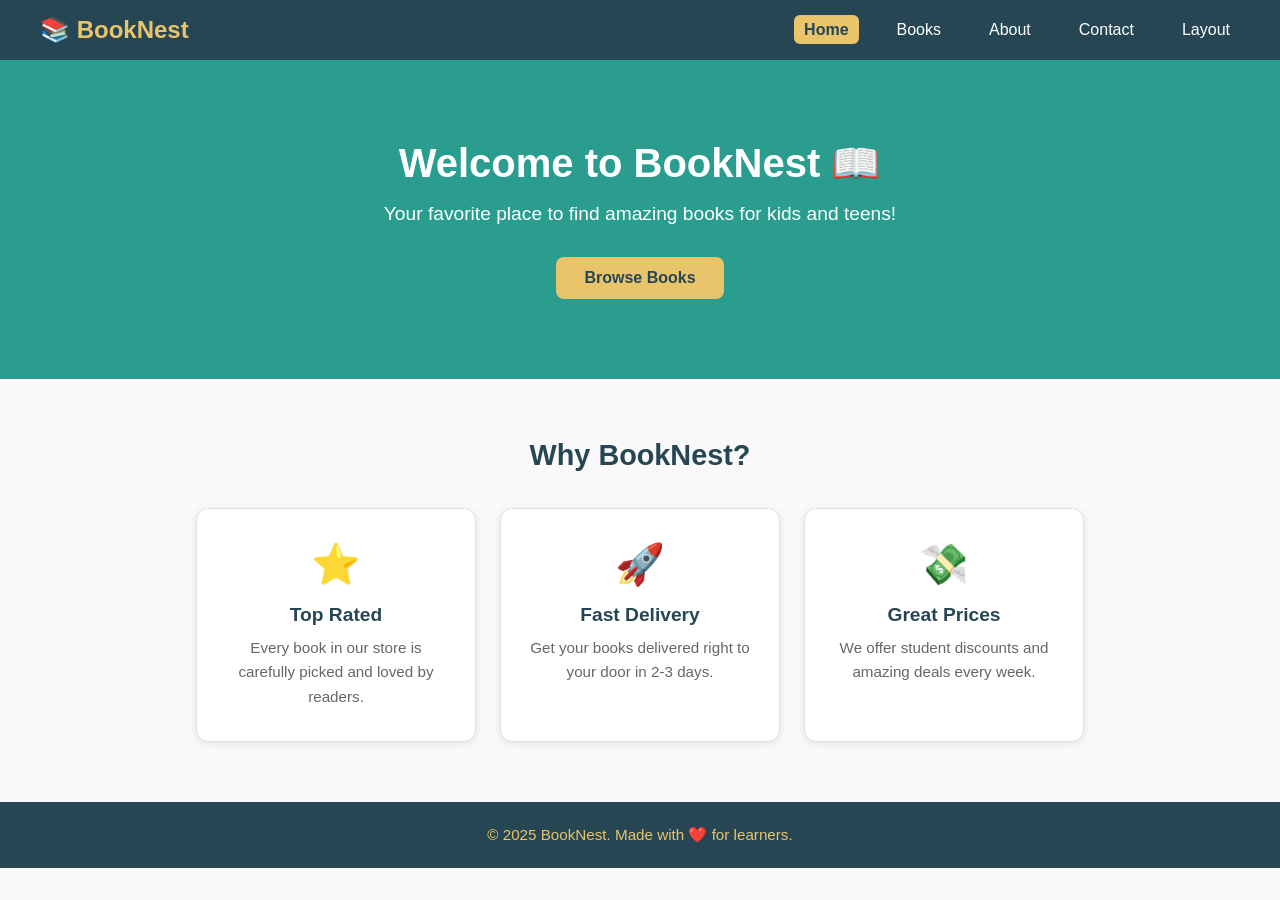
<file: index.html>
<!DOCTYPE html>
<html lang="en">
<head>
  <meta charset="UTF-8" />
  <meta name="viewport" content="width=device-width, initial-scale=1.0" />
  <title>BookNest - Home</title>
  <link rel="stylesheet" href="index.css" />
</head>
<body>

  <!-- NAVBAR -->
  <nav class="navbar">
    <div class="logo">📚 BookNest</div>
    <ul class="nav-links">
      <li><a href="index.html" class="active">Home</a></li>
      <li><a href="books.html">Books</a></li>
      <li><a href="about.html">About</a></li>
      <li><a href="contact.html">Contact</a></li>
      <li><a href="layout.html">Layout</a></li>
    </ul>
  </nav>

  <!-- HERO SECTION -->
  <section class="hero">
    <h1>Welcome to BookNest 📖</h1>
    <p>Your favorite place to find amazing books for kids and teens!</p>
    <a href="books.html" class="btn">Browse Books</a>
  </section>

  <!-- FEATURED CARDS -->
  <section class="featured">
    <h2>Why BookNest?</h2>
    <div class="cards">

      <div class="card">
        <div class="card-icon">⭐</div>
        <h3>Top Rated</h3>
        <p>Every book in our store is carefully picked and loved by readers.</p>
      </div>

      <div class="card">
        <div class="card-icon">🚀</div>
        <h3>Fast Delivery</h3>
        <p>Get your books delivered right to your door in 2-3 days.</p>
      </div>

      <div class="card">
        <div class="card-icon">💸</div>
        <h3>Great Prices</h3>
        <p>We offer student discounts and amazing deals every week.</p>
      </div>

    </div>
  </section>

  <!-- FOOTER -->
  <footer>
    <p>© 2025 BookNest. Made with ❤️ for learners.</p>
  </footer>

</body>
</html>
</file>
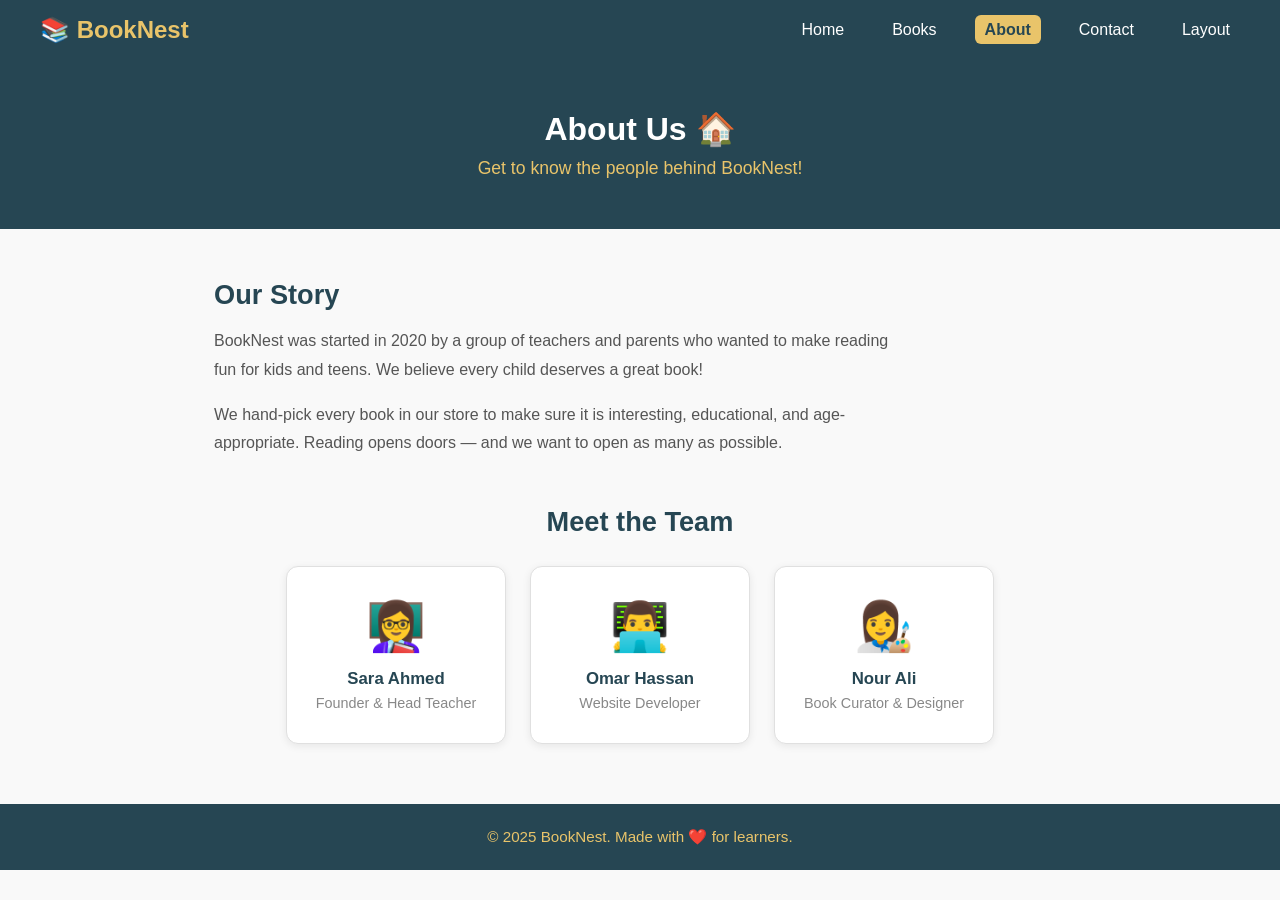
<file: about.html>
<!DOCTYPE html>
<html lang="en">
<head>
  <meta charset="UTF-8" />
  <meta name="viewport" content="width=device-width, initial-scale=1.0" />
  <title>BookNest - About</title>
  <link rel="stylesheet" href="about.css" />
</head>
<body>

  <!-- NAVBAR -->
  <nav class="navbar">
    <div class="logo">📚 BookNest</div>
    <ul class="nav-links">
      <li><a href="index.html">Home</a></li>
      <li><a href="books.html">Books</a></li>
      <li><a href="about.html" class="active">About</a></li>
      <li><a href="contact.html">Contact</a></li>
      <li><a href="layout.html">Layout</a></li>
    </ul>
  </nav>

  <!-- PAGE HEADER -->
  <div class="page-header">
    <h1>About Us 🏠</h1>
    <p>Get to know the people behind BookNest!</p>
  </div>

  <!-- ABOUT CONTENT -->
  <section class="about-section">
    <div class="about-text">
      <h2>Our Story</h2>
      <p>
        BookNest was started in 2020 by a group of teachers and parents who
        wanted to make reading fun for kids and teens. We believe every child
        deserves a great book!
      </p>
      <p>
        We hand-pick every book in our store to make sure it is interesting,
        educational, and age-appropriate. Reading opens doors — and we want
        to open as many as possible.
      </p>
    </div>

    <!-- TEAM CARDS -->
    <h2 class="team-title">Meet the Team</h2>
    <div class="team-cards">

      <div class="team-card">
        <div class="avatar">👩‍🏫</div>
        <h3>Sara Ahmed</h3>
        <p>Founder & Head Teacher</p>
      </div>

      <div class="team-card">
        <div class="avatar">👨‍💻</div>
        <h3>Omar Hassan</h3>
        <p>Website Developer</p>
      </div>

      <div class="team-card">
        <div class="avatar">👩‍🎨</div>
        <h3>Nour Ali</h3>
        <p>Book Curator & Designer</p>
      </div>

    </div>
  </section>

  <!-- FOOTER -->
  <footer>
    <p>© 2025 BookNest. Made with ❤️ for learners.</p>
  </footer>

</body>
</html>
</file>
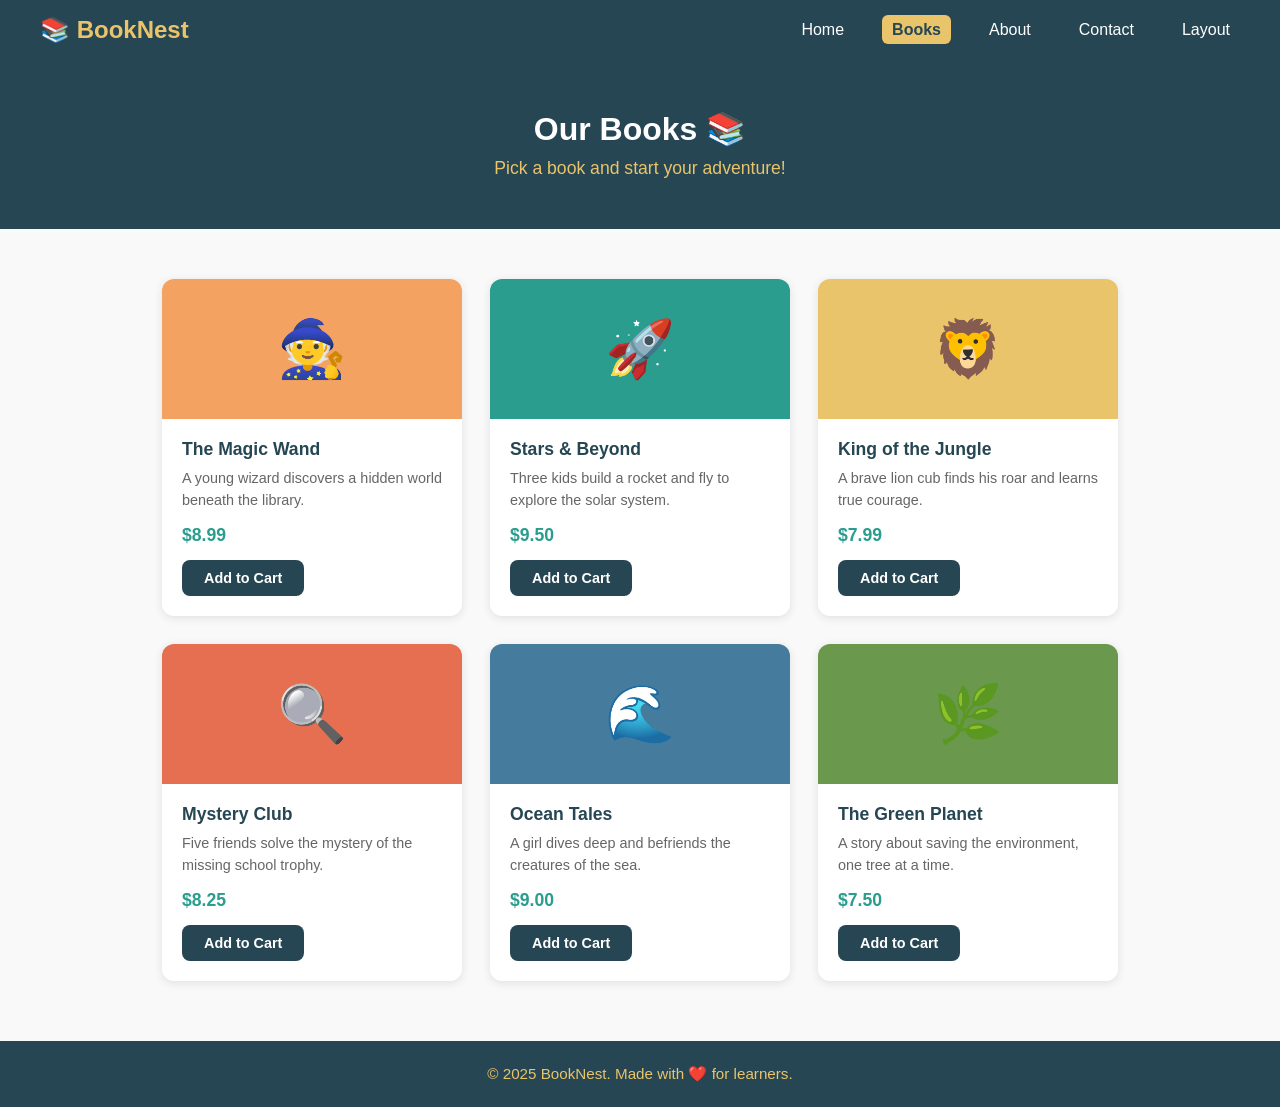
<file: books.html>
<!DOCTYPE html>
<html lang="en">
<head>
  <meta charset="UTF-8" />
  <meta name="viewport" content="width=device-width, initial-scale=1.0" />
  <title>BookNest - Books</title>
  <link rel="stylesheet" href="books.css" />
</head>
<body>

  <!-- NAVBAR -->
  <nav class="navbar">
    <div class="logo">📚 BookNest</div>
    <ul class="nav-links">
      <li><a href="index.html">Home</a></li>
      <li><a href="books.html" class="active">Books</a></li>
      <li><a href="about.html">About</a></li>
      <li><a href="contact.html">Contact</a></li>
      <li><a href="layout.html">Layout</a></li>
    </ul>
  </nav>

  <!-- PAGE HEADER -->
  <div class="page-header">
    <h1>Our Books 📚</h1>
    <p>Pick a book and start your adventure!</p>
  </div>

  <!-- BOOKS LIST -->
  <section class="books-section">
    <div class="books-list">

      <div class="book-card">
        <div class="book-cover" style="background-color: #f4a261;">🧙</div>
        <div class="book-info">
          <h3>The Magic Wand</h3>
          <p>A young wizard discovers a hidden world beneath the library.</p>
          <span class="price">$8.99</span>
          <a href="#" class="btn">Add to Cart</a>
        </div>
      </div>

      <div class="book-card">
        <div class="book-cover" style="background-color: #2a9d8f;">🚀</div>
        <div class="book-info">
          <h3>Stars & Beyond</h3>
          <p>Three kids build a rocket and fly to explore the solar system.</p>
          <span class="price">$9.50</span>
          <a href="#" class="btn">Add to Cart</a>
        </div>
      </div>

      <div class="book-card">
        <div class="book-cover" style="background-color: #e9c46a;">🦁</div>
        <div class="book-info">
          <h3>King of the Jungle</h3>
          <p>A brave lion cub finds his roar and learns true courage.</p>
          <span class="price">$7.99</span>
          <a href="#" class="btn">Add to Cart</a>
        </div>
      </div>

      <div class="book-card">
        <div class="book-cover" style="background-color: #e76f51;">🔍</div>
        <div class="book-info">
          <h3>Mystery Club</h3>
          <p>Five friends solve the mystery of the missing school trophy.</p>
          <span class="price">$8.25</span>
          <a href="#" class="btn">Add to Cart</a>
        </div>
      </div>

      <div class="book-card">
        <div class="book-cover" style="background-color: #457b9d;">🌊</div>
        <div class="book-info">
          <h3>Ocean Tales</h3>
          <p>A girl dives deep and befriends the creatures of the sea.</p>
          <span class="price">$9.00</span>
          <a href="#" class="btn">Add to Cart</a>
        </div>
      </div>

      <div class="book-card">
        <div class="book-cover" style="background-color: #6a994e;">🌿</div>
        <div class="book-info">
          <h3>The Green Planet</h3>
          <p>A story about saving the environment, one tree at a time.</p>
          <span class="price">$7.50</span>
          <a href="#" class="btn">Add to Cart</a>
        </div>
      </div>

    </div>
  </section>

  <!-- FOOTER -->
  <footer>
    <p>© 2025 BookNest. Made with ❤️ for learners.</p>
  </footer>

</body>
</html>
</file>
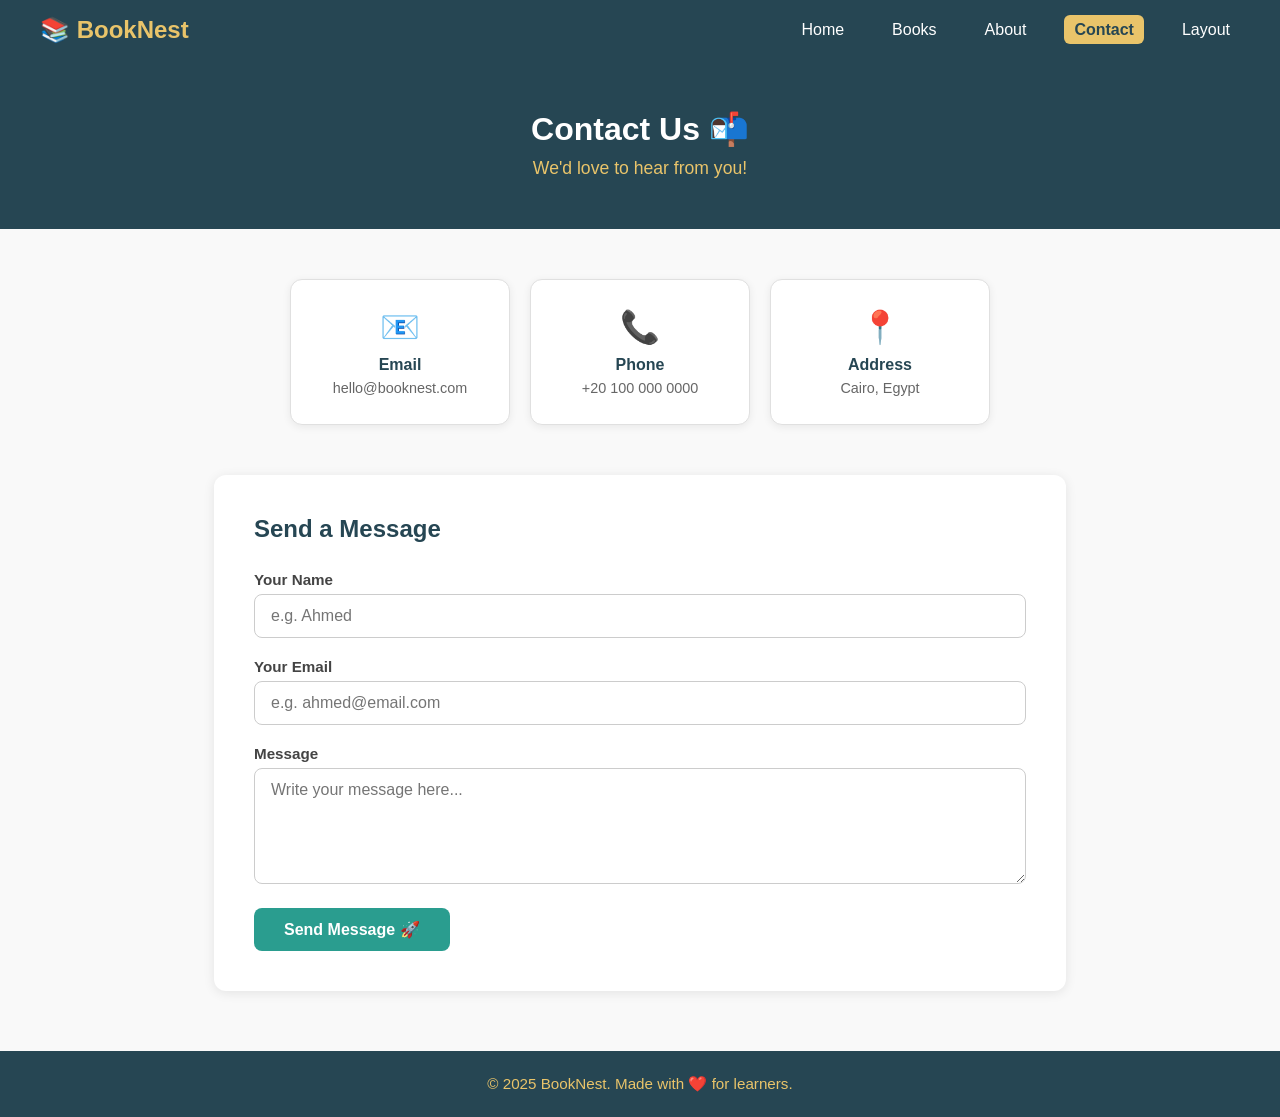
<file: contact.html>
<!DOCTYPE html>
<html lang="en">
<head>
  <meta charset="UTF-8" />
  <meta name="viewport" content="width=device-width, initial-scale=1.0" />
  <title>BookNest - Contact</title>
  <link rel="stylesheet" href="contact.css" />
</head>
<body>

  <!-- NAVBAR -->
  <nav class="navbar">
    <div class="logo">📚 BookNest</div>
    <ul class="nav-links">
      <li><a href="index.html">Home</a></li>
      <li><a href="books.html">Books</a></li>
      <li><a href="about.html">About</a></li>
      <li><a href="contact.html" class="active">Contact</a></li>
      <li><a href="layout.html">Layout</a></li>
    </ul>
  </nav>

  <!-- PAGE HEADER -->
  <div class="page-header">
    <h1>Contact Us 📬</h1>
    <p>We'd love to hear from you!</p>
  </div>

  <!-- CONTACT SECTION -->
  <section class="contact-section">

    <!-- INFO CARDS -->
    <div class="info-cards">
      <div class="info-card">
        <span>📧</span>
        <h3>Email</h3>
        <p>hello@booknest.com</p>
      </div>
      <div class="info-card">
        <span>📞</span>
        <h3>Phone</h3>
        <p>+20 100 000 0000</p>
      </div>
      <div class="info-card">
        <span>📍</span>
        <h3>Address</h3>
        <p>Cairo, Egypt</p>
      </div>
    </div>

    <!-- CONTACT FORM -->
    <form class="contact-form">
      <h2>Send a Message</h2>

      <label for="name">Your Name</label>
      <input type="text" id="name" placeholder="e.g. Ahmed" />

      <label for="email">Your Email</label>
      <input type="email" id="email" placeholder="e.g. ahmed@email.com" />

      <label for="message">Message</label>
      <textarea id="message" rows="5" placeholder="Write your message here..."></textarea>

      <button type="submit" class="btn">Send Message 🚀</button>
    </form>

  </section>

  <!-- FOOTER -->
  <footer>
    <p>© 2025 BookNest. Made with ❤️ for learners.</p>
  </footer>

</body>
</html>
</file>
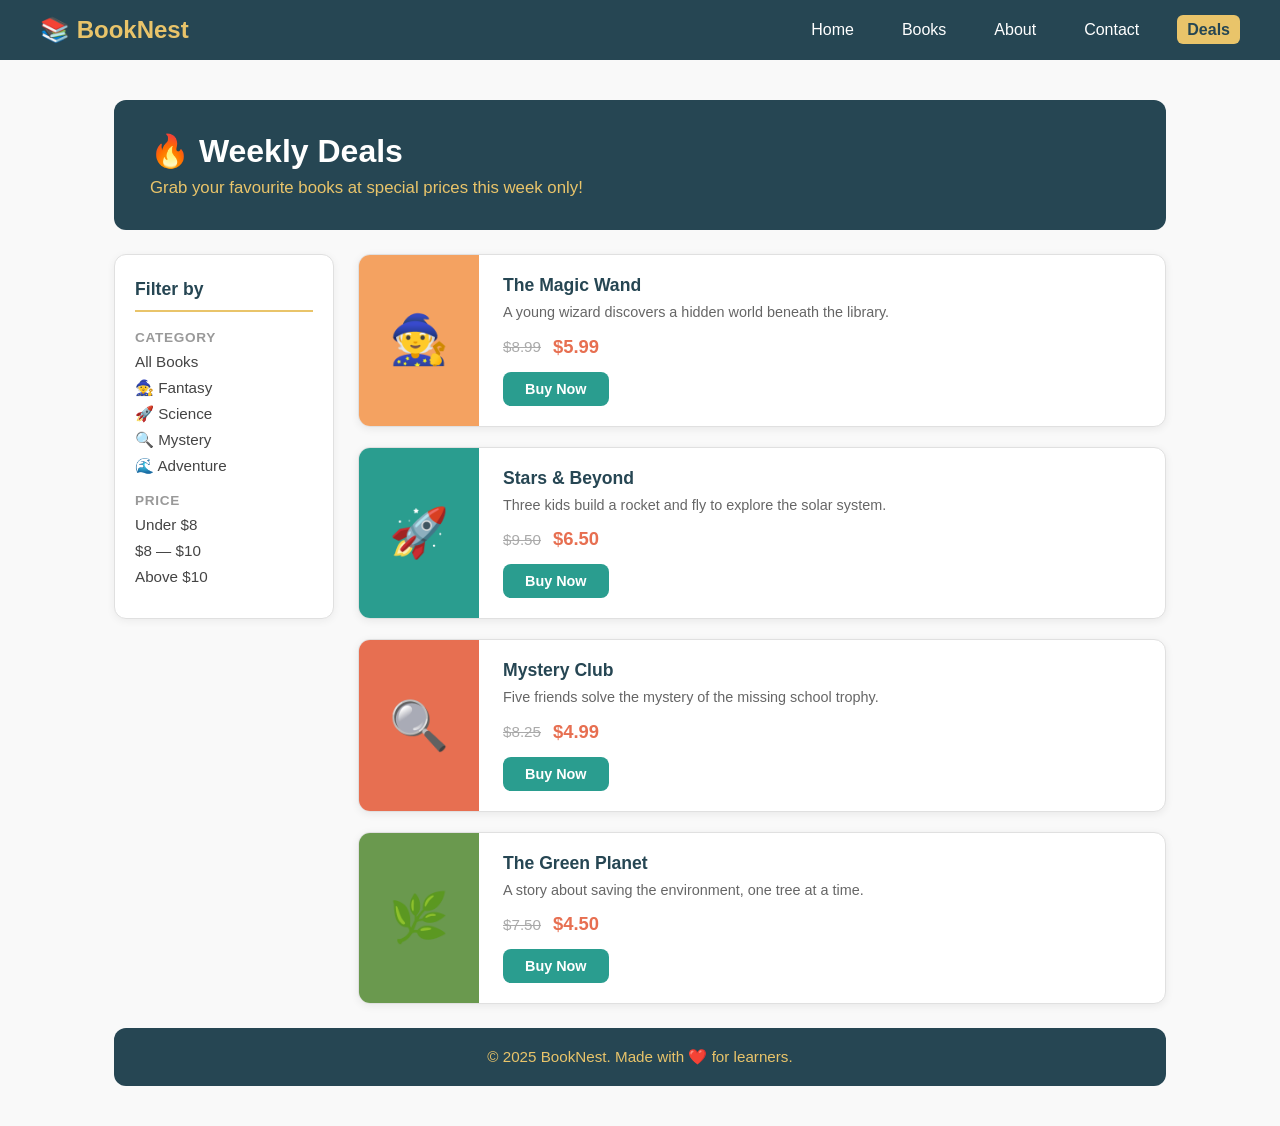
<file: layout.html>
<!DOCTYPE html>
<html lang="en">
<head>
  <meta charset="UTF-8" />
  <meta name="viewport" content="width=device-width, initial-scale=1.0" />
  <title>BookNest - Deals</title>
  <link rel="stylesheet" href="layout.css" />
</head>
<body>

  <!-- NAVBAR -->
  <nav class="navbar">
    <div class="logo">📚 BookNest</div>
    <ul class="nav-links">
      <li><a href="index.html">Home</a></li>
      <li><a href="books.html">Books</a></li>
      <li><a href="about.html">About</a></li>
      <li><a href="contact.html">Contact</a></li>
      <li><a href="layout.html" class="active">Deals</a></li>
    </ul>
  </nav>

  <!-- PAGE LAYOUT using grid-template-areas -->
  <div class="page-layout">

    <!-- HEADER area -->
    <header class="area-header">
      <h1>🔥 Weekly Deals</h1>
      <p>Grab your favourite books at special prices this week only!</p>
    </header>

    <!-- SIDEBAR area -->
    <aside class="area-sidebar">
      <h3>Filter by</h3>

      <h4>Category</h4>
      <ul>
        <li><a href="#">All Books</a></li>
        <li><a href="#">🧙 Fantasy</a></li>
        <li><a href="#">🚀 Science</a></li>
        <li><a href="#">🔍 Mystery</a></li>
        <li><a href="#">🌊 Adventure</a></li>
      </ul>

      <h4>Price</h4>
      <ul>
        <li><a href="#">Under $8</a></li>
        <li><a href="#">$8 — $10</a></li>
        <li><a href="#">Above $10</a></li>
      </ul>
    </aside>

    <!-- MAIN area -->
    <main class="area-main">

      <div class="deal-card">
        <div class="deal-cover" style="background-color: #f4a261;">🧙</div>
        <div class="deal-info">
          <h3>The Magic Wand</h3>
          <p>A young wizard discovers a hidden world beneath the library.</p>
          <div class="prices">
            <span class="old-price">$8.99</span>
            <span class="new-price">$5.99</span>
          </div>
          <a href="#" class="btn">Buy Now</a>
        </div>
      </div>

      <div class="deal-card">
        <div class="deal-cover" style="background-color: #2a9d8f;">🚀</div>
        <div class="deal-info">
          <h3>Stars & Beyond</h3>
          <p>Three kids build a rocket and fly to explore the solar system.</p>
          <div class="prices">
            <span class="old-price">$9.50</span>
            <span class="new-price">$6.50</span>
          </div>
          <a href="#" class="btn">Buy Now</a>
        </div>
      </div>

      <div class="deal-card">
        <div class="deal-cover" style="background-color: #e76f51;">🔍</div>
        <div class="deal-info">
          <h3>Mystery Club</h3>
          <p>Five friends solve the mystery of the missing school trophy.</p>
          <div class="prices">
            <span class="old-price">$8.25</span>
            <span class="new-price">$4.99</span>
          </div>
          <a href="#" class="btn">Buy Now</a>
        </div>
      </div>

      <div class="deal-card">
        <div class="deal-cover" style="background-color: #6a994e;">🌿</div>
        <div class="deal-info">
          <h3>The Green Planet</h3>
          <p>A story about saving the environment, one tree at a time.</p>
          <div class="prices">
            <span class="old-price">$7.50</span>
            <span class="new-price">$4.50</span>
          </div>
          <a href="#" class="btn">Buy Now</a>
        </div>
      </div>

    </main>

    <!-- FOOTER area -->
    <footer class="area-footer">
      <p>© 2025 BookNest. Made with ❤️ for learners.</p>
    </footer>

  </div>

</body>
</html>
</file>
<file: index.css>
/* ============================================
   index.css — styles for index.html ONLY
   ============================================ */

/* ---------- Reset ---------- */
* {
  margin: 0;
  padding: 0;
  box-sizing: border-box;
}

body {
  font-family: 'Segoe UI', sans-serif;
  background-color: #f9f9f9;
  color: #333;
}

/* ---------- Navbar ---------- */
.navbar {
  display: flex;
  justify-content: space-between;
  align-items: center;
  background-color: #264653;
  padding: 16px 40px;
}

.logo {
  font-size: 1.5rem;
  font-weight: bold;
  color: #e9c46a;
}

.nav-links {
  display: flex;
  gap: 28px;
  list-style: none;
}

.nav-links a {
  color: #ffffff;
  text-decoration: none;
  font-size: 1rem;
  padding: 6px 10px;
  border-radius: 6px;
  transition: background-color 0.2s;
}

.nav-links a:hover {
  background-color: #2a9d8f;
}

.nav-links a.active {
  background-color: #e9c46a;
  color: #264653;
  font-weight: bold;
}

/* ---------- Hero ---------- */
.hero {
  background-color: #2a9d8f;
  color: #ffffff;
  text-align: center;
  padding: 80px 20px;
}

.hero h1 {
  font-size: 2.5rem;
  margin-bottom: 16px;
}

.hero p {
  font-size: 1.2rem;
  margin-bottom: 32px;
}

/* ---------- Button ---------- */
.btn {
  display: inline-block;
  background-color: #e9c46a;
  color: #264653;
  padding: 12px 28px;
  border-radius: 8px;
  text-decoration: none;
  font-weight: bold;
  font-size: 1rem;
  transition: background-color 0.2s;
}

.btn:hover {
  background-color: #f4a261;
}

/* ---------- Featured Section ---------- */
.featured {
  max-width: 1000px;
  margin: 60px auto;
  padding: 0 20px;
  text-align: center;
}

.featured h2 {
  font-size: 1.8rem;
  color: #264653;
  margin-bottom: 36px;
}

/* ---------- Cards (Flexbox) ---------- */
.cards {
  display: flex;
  gap: 24px;
  justify-content: center;
  flex-wrap: wrap;
}

.card {
  background-color: #ffffff;
  border: 1px solid #e0e0e0;
  border-radius: 12px;
  padding: 32px 24px;
  width: 280px;
  text-align: center;
  box-shadow: 0 2px 8px rgba(0, 0, 0, 0.08);
  transition: transform 0.2s;
}

.card:hover {
  transform: translateY(-4px);
}

.card-icon {
  font-size: 2.5rem;
  margin-bottom: 16px;
}

.card h3 {
  font-size: 1.2rem;
  color: #264653;
  margin-bottom: 10px;
}

.card p {
  font-size: 0.95rem;
  color: #666;
  line-height: 1.6;
}

/* ---------- Footer ---------- */
footer {
  text-align: center;
  padding: 24px;
  background-color: #264653;
  color: #e9c46a;
  margin-top: 60px;
  font-size: 0.95rem;
}

/* ---------- Media Query ---------- */
@media (max-width: 600px) {
  .navbar {
    flex-direction: column;
    gap: 12px;
    padding: 16px 20px;
    text-align: center;
  }

  .nav-links {
    flex-wrap: wrap;
    justify-content: center;
    gap: 10px;
  }

  .hero h1 {
    font-size: 1.8rem;
  }

  .card {
    width: 100%;
  }
}
</file>
<file: about.css>
/* ============================================
   about.css — styles for about.html ONLY
   ============================================ */

/* ---------- Reset ---------- */
* {
  margin: 0;
  padding: 0;
  box-sizing: border-box;
}

body {
  font-family: 'Segoe UI', sans-serif;
  background-color: #f9f9f9;
  color: #333;
}

/* ---------- Navbar ---------- */
.navbar {
  display: flex;
  justify-content: space-between;
  align-items: center;
  background-color: #264653;
  padding: 16px 40px;
}

.logo {
  font-size: 1.5rem;
  font-weight: bold;
  color: #e9c46a;
}

.nav-links {
  display: flex;
  gap: 28px;
  list-style: none;
}

.nav-links a {
  color: #ffffff;
  text-decoration: none;
  font-size: 1rem;
  padding: 6px 10px;
  border-radius: 6px;
  transition: background-color 0.2s;
}

.nav-links a:hover {
  background-color: #2a9d8f;
}

.nav-links a.active {
  background-color: #e9c46a;
  color: #264653;
  font-weight: bold;
}

/* ---------- Page Header ---------- */
.page-header {
  background-color: #264653;
  color: #ffffff;
  text-align: center;
  padding: 50px 20px;
}

.page-header h1 {
  font-size: 2rem;
  margin-bottom: 10px;
}

.page-header p {
  font-size: 1.1rem;
  color: #e9c46a;
}

/* ---------- About Section ---------- */
.about-section {
  max-width: 900px;
  margin: 50px auto;
  padding: 0 24px;
}

.about-text h2 {
  font-size: 1.7rem;
  color: #264653;
  margin-bottom: 16px;
}

.about-text p {
  font-size: 1rem;
  color: #555;
  line-height: 1.8;
  margin-bottom: 16px;
  max-width: 700px;
}

/* ---------- Team Section ---------- */
.team-title {
  font-size: 1.7rem;
  color: #264653;
  margin: 48px 0 28px;
  text-align: center;
}

/* ---------- Team Cards (Flexbox) ---------- */
.team-cards {
  display: flex;
  gap: 24px;
  justify-content: center;
  flex-wrap: wrap;
}

.team-card {
  background-color: #ffffff;
  border: 1px solid #e0e0e0;
  border-radius: 12px;
  padding: 32px 24px;
  width: 220px;
  text-align: center;
  box-shadow: 0 2px 8px rgba(0, 0, 0, 0.08);
  transition: transform 0.2s;
}

.team-card:hover {
  transform: translateY(-4px);
}

.avatar {
  font-size: 3rem;
  margin-bottom: 14px;
}

.team-card h3 {
  font-size: 1.05rem;
  color: #264653;
  margin-bottom: 6px;
}

.team-card p {
  font-size: 0.9rem;
  color: #888;
}

/* ---------- Footer ---------- */
footer {
  text-align: center;
  padding: 24px;
  background-color: #264653;
  color: #e9c46a;
  margin-top: 60px;
  font-size: 0.95rem;
}

/* ---------- Media Query ---------- */
@media (max-width: 600px) {
  .navbar {
    flex-direction: column;
    gap: 12px;
    padding: 16px 20px;
    text-align: center;
  }

  .nav-links {
    flex-wrap: wrap;
    justify-content: center;
    gap: 10px;
  }

  .team-card {
    width: 100%;
  }
}
</file>
<file: books.css>
/* ============================================
   books.css — styles for books.html ONLY
   ============================================ */

/* ---------- Reset ---------- */
* {
  margin: 0;
  padding: 0;
  box-sizing: border-box;
}

body {
  font-family: 'Segoe UI', sans-serif;
  background-color: #f9f9f9;
  color: #333;
}

/* ---------- Navbar ---------- */
.navbar {
  display: flex;
  justify-content: space-between;
  align-items: center;
  background-color: #264653;
  padding: 16px 40px;
}

.logo {
  font-size: 1.5rem;
  font-weight: bold;
  color: #e9c46a;
}

.nav-links {
  display: flex;
  gap: 28px;
  list-style: none;
}

.nav-links a {
  color: #ffffff;
  text-decoration: none;
  font-size: 1rem;
  padding: 6px 10px;
  border-radius: 6px;
  transition: background-color 0.2s;
}

.nav-links a:hover {
  background-color: #2a9d8f;
}

.nav-links a.active {
  background-color: #e9c46a;
  color: #264653;
  font-weight: bold;
}

/* ---------- Page Header ---------- */
.page-header {
  background-color: #264653;
  color: #ffffff;
  text-align: center;
  padding: 50px 20px;
}

.page-header h1 {
  font-size: 2rem;
  margin-bottom: 10px;
}

.page-header p {
  font-size: 1.1rem;
  color: #e9c46a;
}

/* ---------- Books Section ---------- */
.books-section {
  max-width: 1100px;
  margin: 50px auto;
  padding: 0 20px;
}

/* ---------- Books List (Flexbox) ----------
   We use flexbox here to place cards side by side.
   This is different from CSS Grid — we will learn
   CSS Grid on the Layout page!
-------------------------------------------- */
.books-list {
  display: flex;
  flex-wrap: wrap;    /* cards move to the next row when there is no space */
  gap: 28px;
  justify-content: center;
}

/* ---------- Book Card ---------- */
.book-card {
  background-color: #ffffff;
  border-radius: 12px;
  width: 300px;
  box-shadow: 0 2px 10px rgba(0, 0, 0, 0.10);
  overflow: hidden;
  transition: transform 0.2s;
}

.book-card:hover {
  transform: translateY(-5px);
}

.book-cover {
  height: 140px;
  display: flex;
  align-items: center;
  justify-content: center;
  font-size: 3.5rem;
}

.book-info {
  padding: 20px;
}

.book-info h3 {
  font-size: 1.1rem;
  color: #264653;
  margin-bottom: 8px;
}

.book-info p {
  font-size: 0.9rem;
  color: #666;
  line-height: 1.5;
  margin-bottom: 14px;
}

.price {
  display: block;
  font-size: 1.1rem;
  font-weight: bold;
  color: #2a9d8f;
  margin-bottom: 14px;
}

.btn {
  display: inline-block;
  background-color: #264653;
  color: #ffffff;
  padding: 10px 22px;
  border-radius: 8px;
  text-decoration: none;
  font-size: 0.9rem;
  font-weight: bold;
  transition: background-color 0.2s;
}

.btn:hover {
  background-color: #2a9d8f;
}

/* ---------- Footer ---------- */
footer {
  text-align: center;
  padding: 24px;
  background-color: #264653;
  color: #e9c46a;
  margin-top: 60px;
  font-size: 0.95rem;
}

/* ---------- Media Query ---------- */
@media (max-width: 600px) {
  .navbar {
    flex-direction: column;
    gap: 12px;
    padding: 16px 20px;
    text-align: center;
  }

  .nav-links {
    flex-wrap: wrap;
    justify-content: center;
    gap: 10px;
  }

  .book-card {
    width: 100%;
  }
}
</file>
<file: contact.css>
/* ============================================
   contact.css — styles for contact.html ONLY
   ============================================ */

/* ---------- Reset ---------- */
* {
  margin: 0;
  padding: 0;
  box-sizing: border-box;
}

body {
  font-family: 'Segoe UI', sans-serif;
  background-color: #f9f9f9;
  color: #333;
}

/* ---------- Navbar ---------- */
.navbar {
  display: flex;
  justify-content: space-between;
  align-items: center;
  background-color: #264653;
  padding: 16px 40px;
}

.logo {
  font-size: 1.5rem;
  font-weight: bold;
  color: #e9c46a;
}

.nav-links {
  display: flex;
  gap: 28px;
  list-style: none;
}

.nav-links a {
  color: #ffffff;
  text-decoration: none;
  font-size: 1rem;
  padding: 6px 10px;
  border-radius: 6px;
  transition: background-color 0.2s;
}

.nav-links a:hover {
  background-color: #2a9d8f;
}

.nav-links a.active {
  background-color: #e9c46a;
  color: #264653;
  font-weight: bold;
}

/* ---------- Page Header ---------- */
.page-header {
  background-color: #264653;
  color: #ffffff;
  text-align: center;
  padding: 50px 20px;
}

.page-header h1 {
  font-size: 2rem;
  margin-bottom: 10px;
}

.page-header p {
  font-size: 1.1rem;
  color: #e9c46a;
}

/* ---------- Contact Section ---------- */
.contact-section {
  max-width: 900px;
  margin: 50px auto;
  padding: 0 24px;
}

/* ---------- Info Cards (Flexbox) ---------- */
.info-cards {
  display: flex;
  gap: 20px;
  justify-content: center;
  flex-wrap: wrap;
  margin-bottom: 50px;
}

.info-card {
  background-color: #ffffff;
  border: 1px solid #e0e0e0;
  border-radius: 12px;
  padding: 28px 24px;
  width: 220px;
  text-align: center;
  box-shadow: 0 2px 8px rgba(0, 0, 0, 0.07);
}

.info-card span {
  font-size: 2rem;
}

.info-card h3 {
  font-size: 1rem;
  color: #264653;
  margin: 10px 0 6px;
}

.info-card p {
  font-size: 0.9rem;
  color: #666;
}

/* ---------- Contact Form ---------- */
.contact-form {
  background-color: #ffffff;
  border-radius: 12px;
  padding: 40px;
  box-shadow: 0 2px 12px rgba(0, 0, 0, 0.09);
}

.contact-form h2 {
  font-size: 1.5rem;
  color: #264653;
  margin-bottom: 28px;
}

.contact-form label {
  display: block;
  font-size: 0.95rem;
  color: #444;
  margin-bottom: 6px;
  font-weight: 600;
}

.contact-form input,
.contact-form textarea {
  width: 100%;
  padding: 12px 16px;
  border: 1px solid #ccc;
  border-radius: 8px;
  font-size: 1rem;
  margin-bottom: 20px;
  font-family: inherit;
  transition: border-color 0.2s;
}

.contact-form input:focus,
.contact-form textarea:focus {
  border-color: #2a9d8f;
  outline: none;
}

.btn {
  display: inline-block;
  background-color: #2a9d8f;
  color: #ffffff;
  padding: 12px 30px;
  border-radius: 8px;
  border: none;
  cursor: pointer;
  font-size: 1rem;
  font-weight: bold;
  transition: background-color 0.2s;
}

.btn:hover {
  background-color: #264653;
}

/* ---------- Footer ---------- */
footer {
  text-align: center;
  padding: 24px;
  background-color: #264653;
  color: #e9c46a;
  margin-top: 60px;
  font-size: 0.95rem;
}

/* ---------- Media Query ---------- */
@media (max-width: 600px) {
  .navbar {
    flex-direction: column;
    gap: 12px;
    padding: 16px 20px;
    text-align: center;
  }

  .nav-links {
    flex-wrap: wrap;
    justify-content: center;
    gap: 10px;
  }

  .info-card {
    width: 100%;
  }

  .contact-form {
    padding: 24px 16px;
  }
}
</file>
<file: layout.css>
/* ============================================
   layout.css — styles for layout.html ONLY
   ============================================ */

/* ---------- Reset ---------- */
* {
  margin: 0;
  padding: 0;
  box-sizing: border-box;
}

body {
  font-family: 'Segoe UI', sans-serif;
  background-color: #f9f9f9;
  color: #333;
}

/* ---------- Navbar ---------- */
.navbar {
  display: flex;
  justify-content: space-between;
  align-items: center;
  background-color: #264653;
  padding: 16px 40px;
}

.logo {
  font-size: 1.5rem;
  font-weight: bold;
  color: #e9c46a;
}

.nav-links {
  display: flex;
  gap: 28px;
  list-style: none;
}

.nav-links a {
  color: #ffffff;
  text-decoration: none;
  font-size: 1rem;
  padding: 6px 10px;
  border-radius: 6px;
  transition: background-color 0.2s;
}

.nav-links a:hover {
  background-color: #2a9d8f;
}

.nav-links a.active {
  background-color: #e9c46a;
  color: #264653;
  font-weight: bold;
}

/* ---------- Page Layout (grid-template-areas) ---------- */
.page-layout {
  max-width: 1100px;
  margin: 40px auto;
  padding: 0 24px;

  display: grid;
  grid-template-columns: 220px 1fr;
  grid-template-rows: auto 1fr auto;
  grid-template-areas:
    "header  header"
    "sidebar main  "
    "footer  footer";
  gap: 24px;
}

.area-header  { grid-area: header; }
.area-sidebar { grid-area: sidebar; }
.area-main    { grid-area: main; }
.area-footer  { grid-area: footer; }

/* ---------- Header Area ---------- */
.area-header {
  background-color: #264653;
  color: #ffffff;
  padding: 32px 36px;
  border-radius: 12px;
}

.area-header h1 {
  font-size: 2rem;
  margin-bottom: 8px;
}

.area-header p {
  font-size: 1.05rem;
  color: #e9c46a;
}

/* ---------- Sidebar Area ---------- */
.area-sidebar {
  background-color: #ffffff;
  border: 1px solid #e0e0e0;
  border-radius: 12px;
  padding: 24px 20px;
  box-shadow: 0 2px 8px rgba(0,0,0,0.06);
  align-self: start;
}

.area-sidebar h3 {
  font-size: 1.1rem;
  color: #264653;
  margin-bottom: 16px;
  padding-bottom: 10px;
  border-bottom: 2px solid #e9c46a;
}

.area-sidebar h4 {
  font-size: 0.85rem;
  text-transform: uppercase;
  letter-spacing: 0.05em;
  color: #999;
  margin: 18px 0 8px;
}

.area-sidebar ul {
  list-style: none;
}

.area-sidebar ul li {
  margin-bottom: 8px;
}

.area-sidebar ul li a {
  text-decoration: none;
  color: #444;
  font-size: 0.95rem;
  transition: color 0.2s;
}

.area-sidebar ul li a:hover {
  color: #2a9d8f;
}

/* ---------- Main Area ---------- */
.area-main {
  display: flex;
  flex-direction: column;
  gap: 20px;
}

/* ---------- Deal Card ---------- */
.deal-card {
  background-color: #ffffff;
  border: 1px solid #e0e0e0;
  border-radius: 12px;
  display: flex;
  overflow: hidden;
  box-shadow: 0 2px 8px rgba(0,0,0,0.07);
  transition: transform 0.2s;
}

.deal-card:hover {
  transform: translateY(-3px);
}

.deal-cover {
  width: 120px;
  min-width: 120px;
  display: flex;
  align-items: center;
  justify-content: center;
  font-size: 3rem;
}

.deal-info {
  padding: 20px 24px;
  flex: 1;
}

.deal-info h3 {
  font-size: 1.1rem;
  color: #264653;
  margin-bottom: 6px;
}

.deal-info p {
  font-size: 0.9rem;
  color: #666;
  line-height: 1.5;
  margin-bottom: 12px;
}

.prices {
  display: flex;
  align-items: center;
  gap: 12px;
  margin-bottom: 14px;
}

.old-price {
  font-size: 0.95rem;
  color: #aaa;
  text-decoration: line-through;
}

.new-price {
  font-size: 1.15rem;
  font-weight: bold;
  color: #e76f51;
}

.btn {
  display: inline-block;
  background-color: #2a9d8f;
  color: #ffffff;
  padding: 9px 22px;
  border-radius: 8px;
  text-decoration: none;
  font-size: 0.9rem;
  font-weight: bold;
  transition: background-color 0.2s;
}

.btn:hover {
  background-color: #264653;
}

/* ---------- Footer Area ---------- */
.area-footer {
  background-color: #264653;
  color: #e9c46a;
  text-align: center;
  padding: 20px;
  border-radius: 12px;
  font-size: 0.95rem;
}

/* ---------- Media Query ---------- */
@media (max-width: 700px) {
  .navbar {
    flex-direction: column;
    gap: 12px;
    padding: 16px 20px;
    text-align: center;
  }

  .nav-links {
    flex-wrap: wrap;
    justify-content: center;
    gap: 10px;
  }

  /* Stack everything into one column on mobile */
  .page-layout {
    grid-template-columns: 1fr;
    grid-template-areas:
      "header"
      "sidebar"
      "main"
      "footer";
  }

  .deal-card {
    flex-direction: column;
  }

  .deal-cover {
    width: 100%;
    height: 100px;
  }
}
</file>
